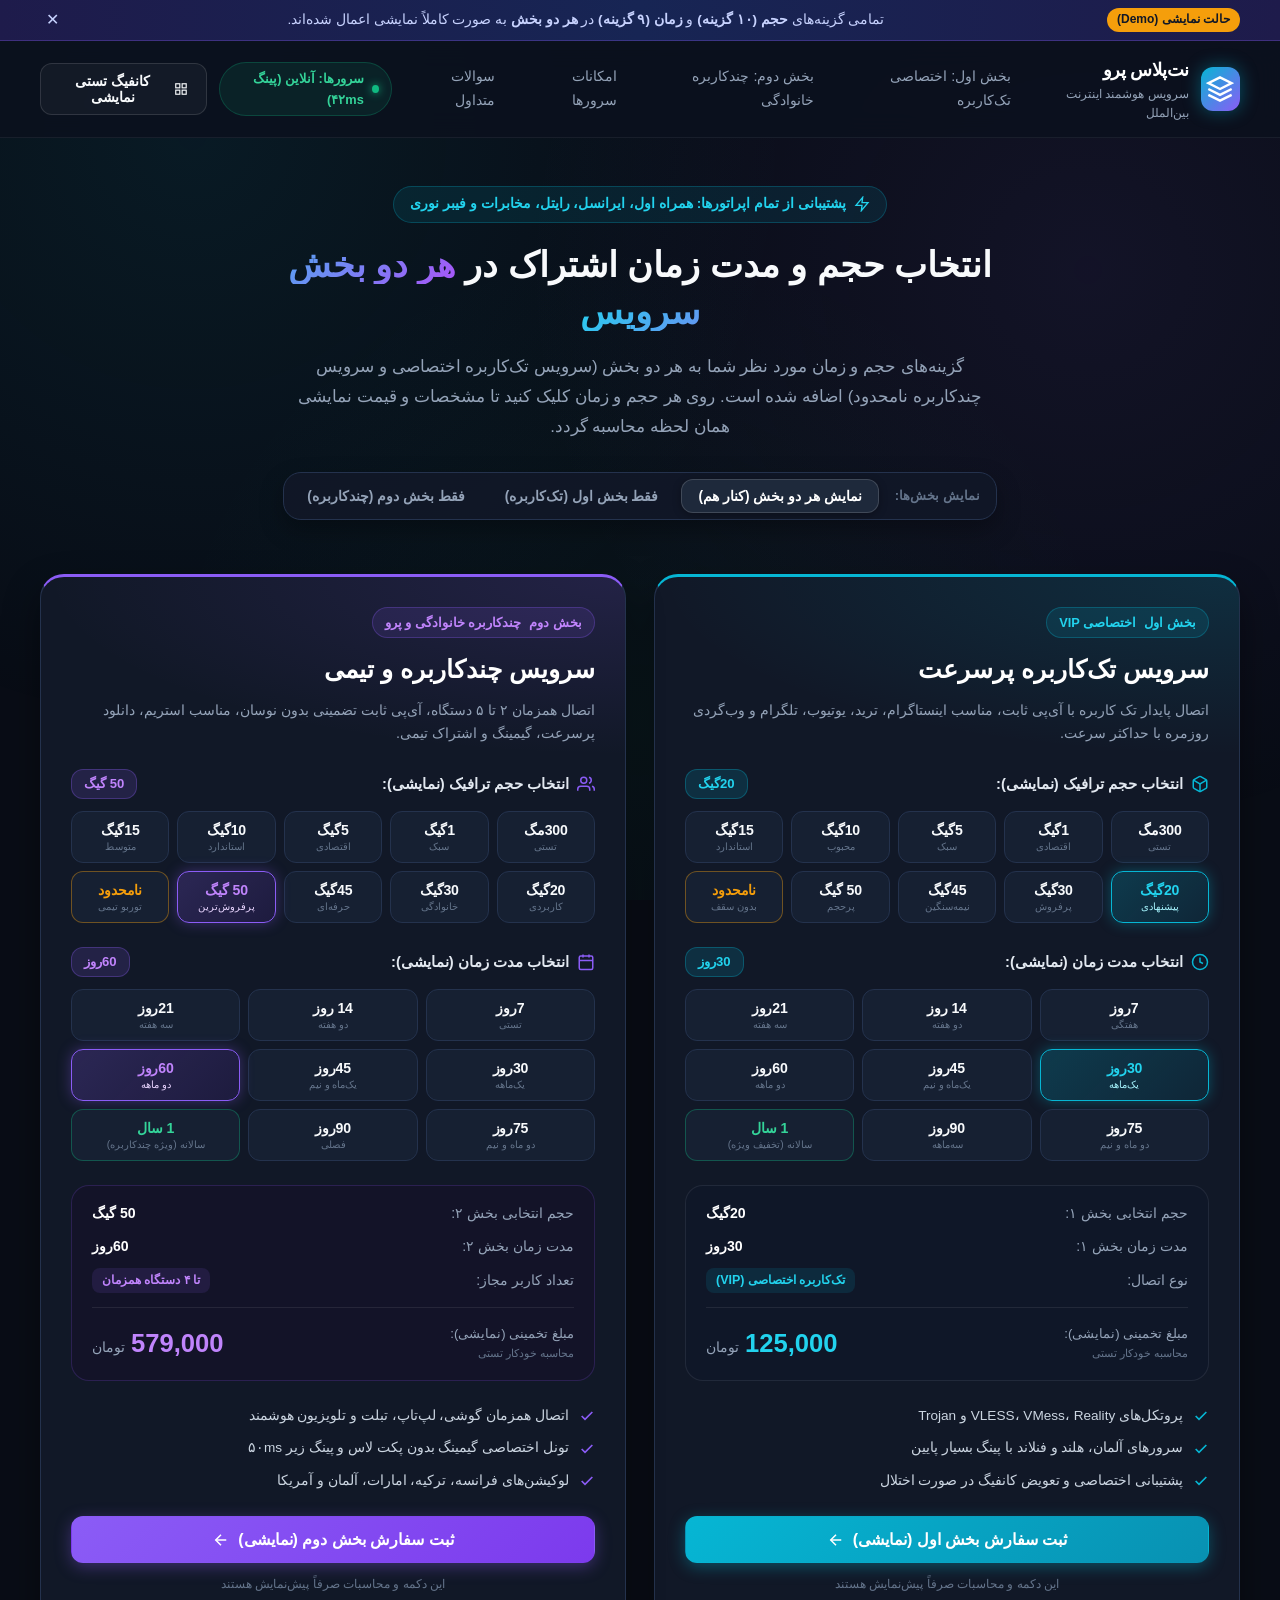
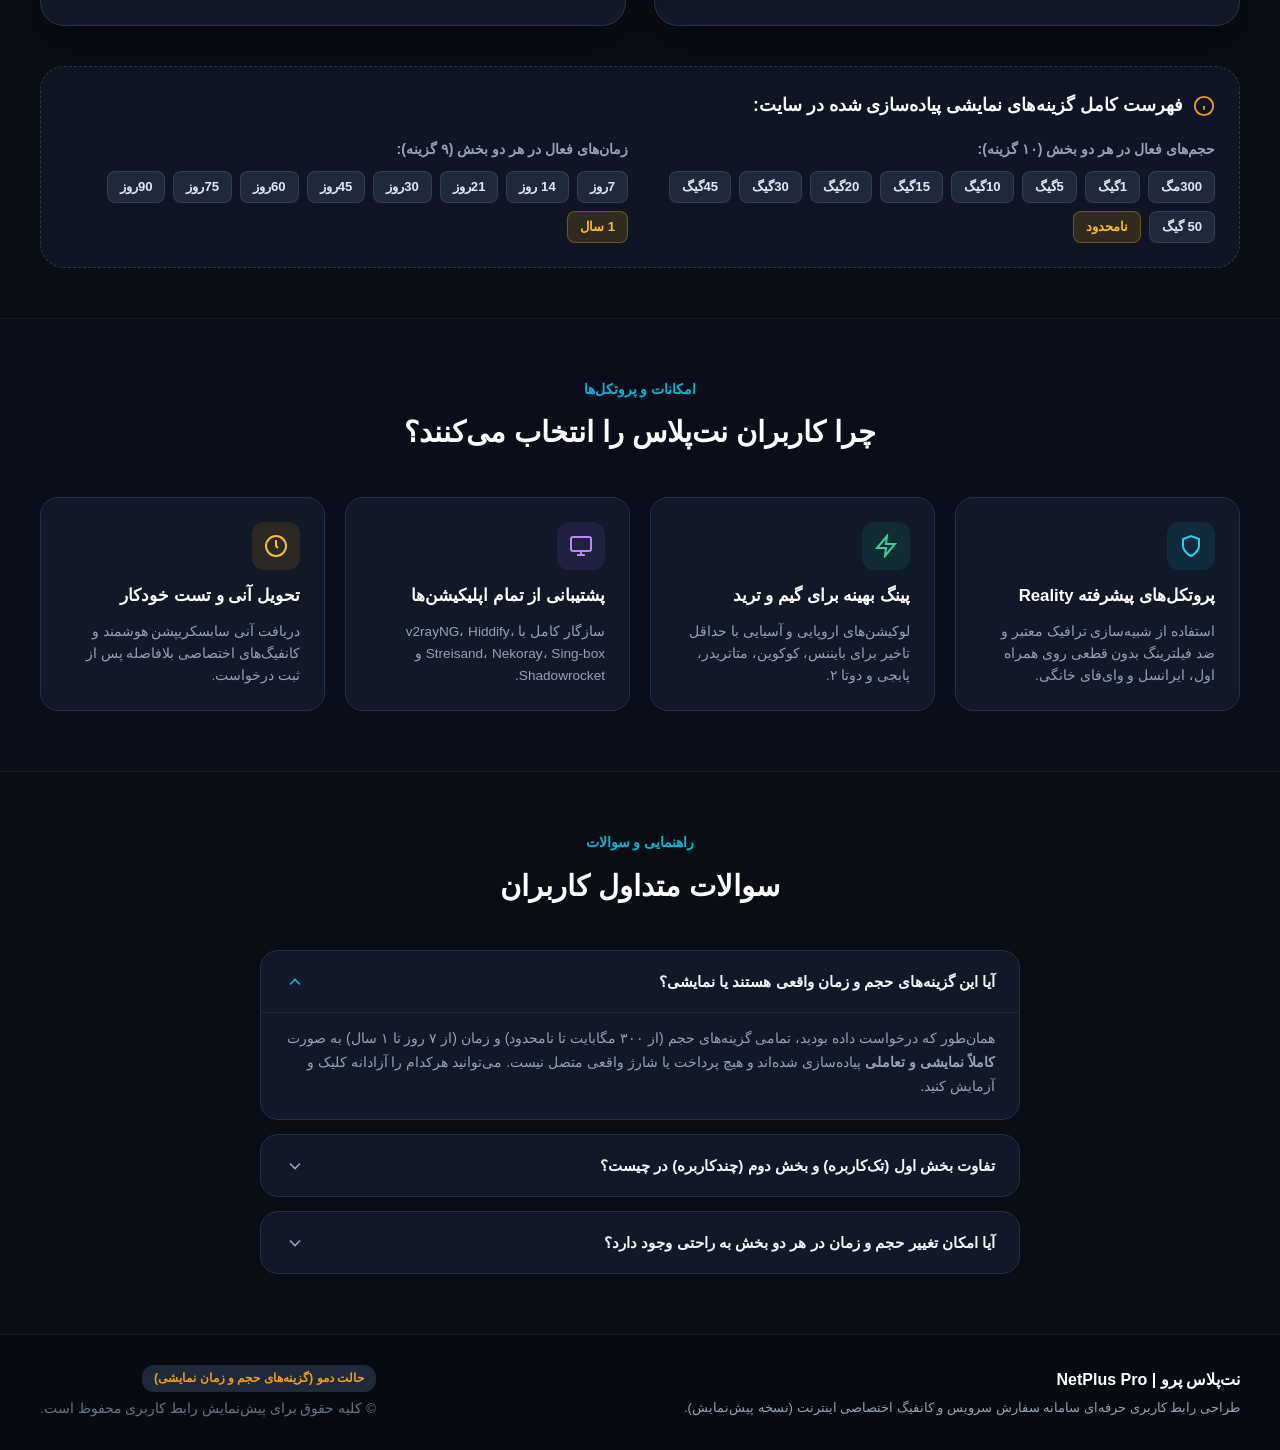
<file: index.html>
<!DOCTYPE html>
<html lang="fa" dir="rtl">
<head>
  <meta charset="UTF-8">
  <meta name="viewport" content="width=device-width, initial-scale=1.0">
  <title>سامانه اشتراک و کانفیگ اختصاصی اینترنت | نت‌پلاس</title>
  <link rel="stylesheet" href="style.css">
</head>
<body>

  <!-- Notice Banner for Demo Mode -->
  <div class="demo-top-bar">
    <div class="container demo-bar-content">
      <span class="demo-badge">حالت نمایشی (Demo)</span>
      <span class="demo-text">
        تمامی گزینه‌های <strong>حجم (۱۰ گزینه)</strong> و <strong>زمان (۹ گزینه)</strong> در <strong>هر دو بخش</strong> به صورت کاملاً نمایشی اعمال شده‌اند.
      </span>
      <button class="demo-close-btn" onclick="this.parentElement.parentElement.style.display='none'">✕</button>
    </div>
  </div>

  <!-- Header -->
  <header class="site-header">
    <div class="container header-container">
      <div class="logo-area">
        <div class="logo-icon">
          <svg viewBox="0 0 24 24" width="28" height="28" fill="none" stroke="currentColor" stroke-width="2">
            <path d="M12 2L2 7l10 5 10-5-10-5zM2 17l10 5 10-5M2 12l10 5 10-5"/>
          </svg>
        </div>
        <div class="logo-text">
          <span class="brand-title">نت‌پلاس پرو</span>
          <span class="brand-subtitle">سرویس هوشمند اینترنت بین‌الملل</span>
        </div>
      </div>

      <nav class="nav-links">
        <a href="#section-vip" class="nav-link">بخش اول: اختصاصی تک‌کاربره</a>
        <a href="#section-multi" class="nav-link">بخش دوم: چندکاربره خانوادگی</a>
        <a href="#features" class="nav-link">امکانات سرورها</a>
        <a href="#faq" class="nav-link">سوالات متداول</a>
      </nav>

      <div class="header-actions">
        <div class="server-status-pill">
          <span class="status-dot"></span>
          <span>سرورها: آنلاین (پینگ ۴۲ms)</span>
        </div>
        <button class="btn btn-outline" onclick="openTestConfigModal()">
          <svg viewBox="0 0 24 24" width="16" height="16" fill="none" stroke="currentColor" stroke-width="2">
            <rect x="3" y="3" width="7" height="7"/>
            <rect x="14" y="3" width="7" height="7"/>
            <rect x="14" y="14" width="7" height="7"/>
            <rect x="3" y="14" width="7" height="7"/>
          </svg>
          کانفیگ تستی نمایشی
        </button>
      </div>
    </div>
  </header>

  <!-- Hero Section -->
  <section class="hero-section">
    <div class="container hero-container">
      <div class="hero-badge">
        <svg viewBox="0 0 24 24" width="16" height="16" fill="none" stroke="currentColor" stroke-width="2">
          <polygon points="13 2 3 14 12 14 11 22 21 10 12 10 13 2"/>
        </svg>
        پشتیبانی از تمام اپراتورها: همراه اول، ایرانسل، رایتل، مخابرات و فیبر نوری
      </div>
      <h1 class="hero-title">انتخاب حجم و مدت زمان اشتراک در <span class="gradient-text">هر دو بخش سرویس</span></h1>
      <p class="hero-desc">
        گزینه‌های حجم و زمان مورد نظر شما به هر دو بخش (سرویس تک‌کاربره اختصاصی و سرویس چندکاربره نامحدود) اضافه شده است.
        روی هر حجم و زمان کلیک کنید تا مشخصات و قیمت نمایشی همان لحظه محاسبه گردد.
      </p>

      <!-- View Filter Toggle Buttons -->
      <div class="view-switcher">
        <span class="switcher-label">نمایش بخش‌ها:</span>
        <button class="switcher-btn active" id="btn-show-both" onclick="switchView('both')">
          نمایش هر دو بخش (کنار هم)
        </button>
        <button class="switcher-btn" id="btn-show-vip" onclick="switchView('vip')">
          فقط بخش اول (تک‌کاربره)
        </button>
        <button class="switcher-btn" id="btn-show-multi" onclick="switchView('multi')">
          فقط بخش دوم (چندکاربره)
        </button>
      </div>
    </div>
  </section>

  <!-- Main Pricing & Selection Container (TWO SECTIONS) -->
  <main class="pricing-wrapper" id="pricing-wrapper">
    <div class="container">

      <div class="sections-grid" id="sections-grid">

        <!-- ============================================== -->
        <!-- SECTION 1: بخش اول - سرویس تک‌کاربره اختصاصی -->
        <!-- ============================================== -->
        <section class="service-card section-vip" id="section-vip">
          <div class="card-glow-bg"></div>
          
          <div class="card-header">
            <div class="section-tag section-tag-vip">
              <span class="tag-number">بخش اول</span>
              <span class="tag-badge">اختصاصی VIP</span>
            </div>
            <h2 class="card-title">سرویس تک‌کاربره پرسرعت</h2>
            <p class="card-subtitle">
              اتصال پایدار تک کاربره با آی‌پی ثابت، مناسب اینستاگرام، ترید، یوتیوب، تلگرام و وب‌گردی روزمره با حداکثر سرعت.
            </p>
          </div>

          <div class="card-body">

            <!-- 1. Volume Selection Section 1 -->
            <div class="selector-group">
              <div class="selector-header">
                <div class="selector-title">
                  <svg viewBox="0 0 24 24" width="18" height="18" fill="none" stroke="currentColor" stroke-width="2">
                    <path d="M21 16V8a2 2 0 0 0-1-1.73l-7-4a2 2 0 0 0-2 0l-7 4A2 2 0 0 0 3 8v8a2 2 0 0 0 1 1.73l7 4a2 2 0 0 0 2 0l7-4A2 2 0 0 0 21 16z"/>
                    <polyline points="3.27 6.96 12 12.01 20.73 6.96"/>
                    <line x1="12" y1="22.08" x2="12" y2="12"/>
                  </svg>
                  <span>انتخاب حجم ترافیک (نمایشی):</span>
                </div>
                <span class="selected-badge" id="vip-volume-display">۲۰ گیگابایت</span>
              </div>

              <div class="chips-grid" id="vip-volume-chips">
                <!-- 10 Volume Options requested by user -->
                <button type="button" class="chip-btn" data-value="300مگ" data-bytes="300MB" onclick="selectVolume('vip', '300مگ')">
                  <span class="chip-label">300مگ</span>
                  <span class="chip-sub">تستی</span>
                </button>
                <button type="button" class="chip-btn" data-value="1گیگ" data-bytes="1GB" onclick="selectVolume('vip', '1گیگ')">
                  <span class="chip-label">1گیگ</span>
                  <span class="chip-sub">اقتصادی</span>
                </button>
                <button type="button" class="chip-btn" data-value="5گیگ" data-bytes="5GB" onclick="selectVolume('vip', '5گیگ')">
                  <span class="chip-label">5گیگ</span>
                  <span class="chip-sub">سبک</span>
                </button>
                <button type="button" class="chip-btn" data-value="10گیگ" data-bytes="10GB" onclick="selectVolume('vip', '10گیگ')">
                  <span class="chip-label">10گیگ</span>
                  <span class="chip-sub">محبوب</span>
                </button>
                <button type="button" class="chip-btn" data-value="15گیگ" data-bytes="15GB" onclick="selectVolume('vip', '15گیگ')">
                  <span class="chip-label">15گیگ</span>
                  <span class="chip-sub">استاندارد</span>
                </button>
                <button type="button" class="chip-btn active" data-value="20گیگ" data-bytes="20GB" onclick="selectVolume('vip', '20گیگ')">
                  <span class="chip-label">20گیگ</span>
                  <span class="chip-sub">پیشنهادی</span>
                </button>
                <button type="button" class="chip-btn" data-value="30گیگ" data-bytes="30GB" onclick="selectVolume('vip', '30گیگ')">
                  <span class="chip-label">30گیگ</span>
                  <span class="chip-sub">پرفروش</span>
                </button>
                <button type="button" class="chip-btn" data-value="45گیگ" data-bytes="45GB" onclick="selectVolume('vip', '45گیگ')">
                  <span class="chip-label">45گیگ</span>
                  <span class="chip-sub">نیمه‌سنگین</span>
                </button>
                <button type="button" class="chip-btn" data-value="50 گیگ" data-bytes="50GB" onclick="selectVolume('vip', '50 گیگ')">
                  <span class="chip-label">50 گیگ</span>
                  <span class="chip-sub">پرحجم</span>
                </button>
                <button type="button" class="chip-btn special-chip" data-value="نامحدود" data-bytes="Unlimited" onclick="selectVolume('vip', 'نامحدود')">
                  <span class="chip-label">نامحدود</span>
                  <span class="chip-sub">بدون سقف</span>
                </button>
              </div>
            </div>

            <!-- 2. Time Selection Section 1 -->
            <div class="selector-group">
              <div class="selector-header">
                <div class="selector-title">
                  <svg viewBox="0 0 24 24" width="18" height="18" fill="none" stroke="currentColor" stroke-width="2">
                    <circle cx="12" cy="12" r="10"/>
                    <polyline points="12 6 12 12 16 14"/>
                  </svg>
                  <span>انتخاب مدت زمان (نمایشی):</span>
                </div>
                <span class="selected-badge" id="vip-time-display">۳۰ روزه</span>
              </div>

              <div class="chips-grid time-chips" id="vip-time-chips">
                <!-- 9 Time Options requested by user -->
                <button type="button" class="chip-btn" data-value="7روز" onclick="selectTime('vip', '7روز')">
                  <span class="chip-label">7روز</span>
                  <span class="chip-sub">هفتگی</span>
                </button>
                <button type="button" class="chip-btn" data-value="14 روز" onclick="selectTime('vip', '14 روز')">
                  <span class="chip-label">14 روز</span>
                  <span class="chip-sub">دو هفته</span>
                </button>
                <button type="button" class="chip-btn" data-value="21روز" onclick="selectTime('vip', '21روز')">
                  <span class="chip-label">21روز</span>
                  <span class="chip-sub">سه هفته</span>
                </button>
                <button type="button" class="chip-btn active" data-value="30روز" onclick="selectTime('vip', '30روز')">
                  <span class="chip-label">30روز</span>
                  <span class="chip-sub">یک‌ماهه</span>
                </button>
                <button type="button" class="chip-btn" data-value="45روز" onclick="selectTime('vip', '45روز')">
                  <span class="chip-label">45روز</span>
                  <span class="chip-sub">یک‌ماه و نیم</span>
                </button>
                <button type="button" class="chip-btn" data-value="60روز" onclick="selectTime('vip', '60روز')">
                  <span class="chip-label">60روز</span>
                  <span class="chip-sub">دو ماهه</span>
                </button>
                <button type="button" class="chip-btn" data-value="75روز" onclick="selectTime('vip', '75روز')">
                  <span class="chip-label">75روز</span>
                  <span class="chip-sub">دو ماه و نیم</span>
                </button>
                <button type="button" class="chip-btn" data-value="90روز" onclick="selectTime('vip', '90روز')">
                  <span class="chip-label">90روز</span>
                  <span class="chip-sub">سه‌ماهه</span>
                </button>
                <button type="button" class="chip-btn special-time-chip" data-value="1 سال" onclick="selectTime('vip', '1 سال')">
                  <span class="chip-label">1 سال</span>
                  <span class="chip-sub">سالانه (تخفیف ویژه)</span>
                </button>
              </div>
            </div>

            <!-- Summary & Calculated Price for Section 1 -->
            <div class="plan-summary-box">
              <div class="summary-row">
                <span class="summary-label">حجم انتخابی بخش ۱:</span>
                <strong class="summary-value" id="vip-sum-vol">20گیگ</strong>
              </div>
              <div class="summary-row">
                <span class="summary-label">مدت زمان بخش ۱:</span>
                <strong class="summary-value" id="vip-sum-time">30روز</strong>
              </div>
              <div class="summary-row">
                <span class="summary-label">نوع اتصال:</span>
                <span class="summary-val-badge">تک‌کاربره اختصاصی (VIP)</span>
              </div>
              <div class="summary-divider"></div>
              <div class="price-row">
                <div class="price-meta">
                  <span class="price-tag-title">مبلغ تخمینی (نمایشی):</span>
                  <span class="price-notice">محاسبه خودکار تستی</span>
                </div>
                <div class="price-amount">
                  <span class="price-number" id="vip-calc-price">125,000</span>
                  <span class="price-currency">تومان</span>
                </div>
              </div>
            </div>

            <!-- Features List -->
            <ul class="plan-features-list">
              <li>
                <svg class="check-icon" viewBox="0 0 24 24" width="16" height="16" fill="none" stroke="currentColor" stroke-width="2.5"><polyline points="20 6 9 17 4 12"/></svg>
                <span>پروتکل‌های VLESS، VMess، Reality و Trojan</span>
              </li>
              <li>
                <svg class="check-icon" viewBox="0 0 24 24" width="16" height="16" fill="none" stroke="currentColor" stroke-width="2.5"><polyline points="20 6 9 17 4 12"/></svg>
                <span>سرورهای آلمان، هلند و فنلاند با پینگ بسیار پایین</span>
              </li>
              <li>
                <svg class="check-icon" viewBox="0 0 24 24" width="16" height="16" fill="none" stroke="currentColor" stroke-width="2.5"><polyline points="20 6 9 17 4 12"/></svg>
                <span>پشتیبانی اختصاصی و تعویض کانفیگ در صورت اختلال</span>
              </li>
            </ul>

            <!-- Order Button Section 1 -->
            <button class="btn btn-primary btn-block" onclick="openOrderModal('بخش اول: سرویس تک‌کاربره VIP', 'vip')">
              <span>ثبت سفارش بخش اول (نمایشی)</span>
              <svg viewBox="0 0 24 24" width="18" height="18" fill="none" stroke="currentColor" stroke-width="2">
                <line x1="19" y1="12" x2="5" y2="12"></line>
                <polyline points="12 19 5 12 12 5"></polyline>
              </svg>
            </button>
            <div class="demo-tagline">این دکمه و محاسبات صرفاً پیش‌نمایش هستند</div>

          </div>
        </section>


        <!-- ============================================== -->
        <!-- SECTION 2: بخش دوم - سرویس چندکاربره و تمدید -->
        <!-- ============================================== -->
        <section class="service-card section-multi" id="section-multi">
          <div class="card-glow-bg multi-glow"></div>
          
          <div class="card-header">
            <div class="section-tag section-tag-multi">
              <span class="tag-number">بخش دوم</span>
              <span class="tag-badge">چندکاربره خانوادگی و پرو</span>
            </div>
            <h2 class="card-title">سرویس چندکاربره و تیمی</h2>
            <p class="card-subtitle">
              اتصال همزمان ۲ تا ۵ دستگاه، آی‌پی ثابت تضمینی بدون نوسان، مناسب استریم، دانلود پرسرعت، گیمینگ و اشتراک تیمی.
            </p>
          </div>

          <div class="card-body">

            <!-- 1. Volume Selection Section 2 -->
            <div class="selector-group">
              <div class="selector-header">
                <div class="selector-title">
                  <svg viewBox="0 0 24 24" width="18" height="18" fill="none" stroke="currentColor" stroke-width="2">
                    <path d="M17 21v-2a4 4 0 0 0-4-4H5a4 4 0 0 0-4 4v2"></path>
                    <circle cx="9" cy="7" r="4"></circle>
                    <path d="M23 21v-2a4 4 0 0 0-3-3.87"></path>
                    <path d="M16 3.13a4 4 0 0 1 0 7.75"></path>
                  </svg>
                  <span>انتخاب حجم ترافیک (نمایشی):</span>
                </div>
                <span class="selected-badge multi-badge" id="multi-volume-display">۵۰ گیگ</span>
              </div>

              <div class="chips-grid" id="multi-volume-chips">
                <!-- Exactly the 10 Volume Options requested by user -->
                <button type="button" class="chip-btn" data-value="300مگ" data-bytes="300MB" onclick="selectVolume('multi', '300مگ')">
                  <span class="chip-label">300مگ</span>
                  <span class="chip-sub">تستی</span>
                </button>
                <button type="button" class="chip-btn" data-value="1گیگ" data-bytes="1GB" onclick="selectVolume('multi', '1گیگ')">
                  <span class="chip-label">1گیگ</span>
                  <span class="chip-sub">سبک</span>
                </button>
                <button type="button" class="chip-btn" data-value="5گیگ" data-bytes="5GB" onclick="selectVolume('multi', '5گیگ')">
                  <span class="chip-label">5گیگ</span>
                  <span class="chip-sub">اقتصادی</span>
                </button>
                <button type="button" class="chip-btn" data-value="10گیگ" data-bytes="10GB" onclick="selectVolume('multi', '10گیگ')">
                  <span class="chip-label">10گیگ</span>
                  <span class="chip-sub">استاندارد</span>
                </button>
                <button type="button" class="chip-btn" data-value="15گیگ" data-bytes="15GB" onclick="selectVolume('multi', '15گیگ')">
                  <span class="chip-label">15گیگ</span>
                  <span class="chip-sub">متوسط</span>
                </button>
                <button type="button" class="chip-btn" data-value="20گیگ" data-bytes="20GB" onclick="selectVolume('multi', '20گیگ')">
                  <span class="chip-label">20گیگ</span>
                  <span class="chip-sub">کاربردی</span>
                </button>
                <button type="button" class="chip-btn" data-value="30گیگ" data-bytes="30GB" onclick="selectVolume('multi', '30گیگ')">
                  <span class="chip-label">30گیگ</span>
                  <span class="chip-sub">خانوادگی</span>
                </button>
                <button type="button" class="chip-btn" data-value="45گیگ" data-bytes="45GB" onclick="selectVolume('multi', '45گیگ')">
                  <span class="chip-label">45گیگ</span>
                  <span class="chip-sub">حرفه‌ای</span>
                </button>
                <button type="button" class="chip-btn active" data-value="50 گیگ" data-bytes="50GB" onclick="selectVolume('multi', '50 گیگ')">
                  <span class="chip-label">50 گیگ</span>
                  <span class="chip-sub">پرفروش‌ترین</span>
                </button>
                <button type="button" class="chip-btn special-chip multi-special" data-value="نامحدود" data-bytes="Unlimited" onclick="selectVolume('multi', 'نامحدود')">
                  <span class="chip-label">نامحدود</span>
                  <span class="chip-sub">توربو تیمی</span>
                </button>
              </div>
            </div>

            <!-- 2. Time Selection Section 2 -->
            <div class="selector-group">
              <div class="selector-header">
                <div class="selector-title">
                  <svg viewBox="0 0 24 24" width="18" height="18" fill="none" stroke="currentColor" stroke-width="2">
                    <rect x="3" y="4" width="18" height="18" rx="2" ry="2"></rect>
                    <line x1="16" y1="2" x2="16" y2="6"></line>
                    <line x1="8" y1="2" x2="8" y2="6"></line>
                    <line x1="3" y1="10" x2="21" y2="10"></line>
                  </svg>
                  <span>انتخاب مدت زمان (نمایشی):</span>
                </div>
                <span class="selected-badge multi-badge" id="multi-time-display">۶۰ روزه</span>
              </div>

              <div class="chips-grid time-chips" id="multi-time-chips">
                <!-- Exactly the 9 Time Options requested by user -->
                <button type="button" class="chip-btn" data-value="7روز" onclick="selectTime('multi', '7روز')">
                  <span class="chip-label">7روز</span>
                  <span class="chip-sub">تستی</span>
                </button>
                <button type="button" class="chip-btn" data-value="14 روز" onclick="selectTime('multi', '14 روز')">
                  <span class="chip-label">14 روز</span>
                  <span class="chip-sub">دو هفته</span>
                </button>
                <button type="button" class="chip-btn" data-value="21روز" onclick="selectTime('multi', '21روز')">
                  <span class="chip-label">21روز</span>
                  <span class="chip-sub">سه هفته</span>
                </button>
                <button type="button" class="chip-btn" data-value="30روز" onclick="selectTime('multi', '30روز')">
                  <span class="chip-label">30روز</span>
                  <span class="chip-sub">یک‌ماهه</span>
                </button>
                <button type="button" class="chip-btn" data-value="45روز" onclick="selectTime('multi', '45روز')">
                  <span class="chip-label">45روز</span>
                  <span class="chip-sub">یک‌ماه و نیم</span>
                </button>
                <button type="button" class="chip-btn active" data-value="60روز" onclick="selectTime('multi', '60روز')">
                  <span class="chip-label">60روز</span>
                  <span class="chip-sub">دو ماهه</span>
                </button>
                <button type="button" class="chip-btn" data-value="75روز" onclick="selectTime('multi', '75روز')">
                  <span class="chip-label">75روز</span>
                  <span class="chip-sub">دو ماه و نیم</span>
                </button>
                <button type="button" class="chip-btn" data-value="90روز" onclick="selectTime('multi', '90روز')">
                  <span class="chip-label">90روز</span>
                  <span class="chip-sub">فصلی</span>
                </button>
                <button type="button" class="chip-btn special-time-chip multi-special" data-value="1 سال" onclick="selectTime('multi', '1 سال')">
                  <span class="chip-label">1 سال</span>
                  <span class="chip-sub">سالانه (ویژه چندکاربره)</span>
                </button>
              </div>
            </div>

            <!-- Summary & Calculated Price for Section 2 -->
            <div class="plan-summary-box multi-summary-box">
              <div class="summary-row">
                <span class="summary-label">حجم انتخابی بخش ۲:</span>
                <strong class="summary-value" id="multi-sum-vol">50 گیگ</strong>
              </div>
              <div class="summary-row">
                <span class="summary-label">مدت زمان بخش ۲:</span>
                <strong class="summary-value" id="multi-sum-time">60روز</strong>
              </div>
              <div class="summary-row">
                <span class="summary-label">تعداد کاربر مجاز:</span>
                <span class="summary-val-badge multi-val-badge">تا ۴ دستگاه همزمان</span>
              </div>
              <div class="summary-divider"></div>
              <div class="price-row">
                <div class="price-meta">
                  <span class="price-tag-title">مبلغ تخمینی (نمایشی):</span>
                  <span class="price-notice">محاسبه خودکار تستی</span>
                </div>
                <div class="price-amount">
                  <span class="price-number multi-price-number" id="multi-calc-price">340,000</span>
                  <span class="price-currency">تومان</span>
                </div>
              </div>
            </div>

            <!-- Features List -->
            <ul class="plan-features-list">
              <li>
                <svg class="check-icon multi-check" viewBox="0 0 24 24" width="16" height="16" fill="none" stroke="currentColor" stroke-width="2.5"><polyline points="20 6 9 17 4 12"/></svg>
                <span>اتصال همزمان گوشی، لپ‌تاپ، تبلت و تلویزیون هوشمند</span>
              </li>
              <li>
                <svg class="check-icon multi-check" viewBox="0 0 24 24" width="16" height="16" fill="none" stroke="currentColor" stroke-width="2.5"><polyline points="20 6 9 17 4 12"/></svg>
                <span>تونل اختصاصی گیمینگ بدون پکت لاس و پینگ زیر ۵۰ms</span>
              </li>
              <li>
                <svg class="check-icon multi-check" viewBox="0 0 24 24" width="16" height="16" fill="none" stroke="currentColor" stroke-width="2.5"><polyline points="20 6 9 17 4 12"/></svg>
                <span>لوکیشن‌های فرانسه، ترکیه، امارات، آلمان و آمریکا</span>
              </li>
            </ul>

            <!-- Order Button Section 2 -->
            <button class="btn btn-multi btn-block" onclick="openOrderModal('بخش دوم: سرویس چندکاربره و تیمی', 'multi')">
              <span>ثبت سفارش بخش دوم (نمایشی)</span>
              <svg viewBox="0 0 24 24" width="18" height="18" fill="none" stroke="currentColor" stroke-width="2">
                <line x1="19" y1="12" x2="5" y2="12"></line>
                <polyline points="12 19 5 12 12 5"></polyline>
              </svg>
            </button>
            <div class="demo-tagline">این دکمه و محاسبات صرفاً پیش‌نمایش هستند</div>

          </div>
        </section>

      </div>

      <!-- Quick Comparison / Reference Banner -->
      <div class="options-recap-card">
        <div class="recap-header">
          <svg viewBox="0 0 24 24" width="22" height="22" fill="none" stroke="currentColor" stroke-width="2">
            <circle cx="12" cy="12" r="10"></circle>
            <line x1="12" y1="16" x2="12" y2="12"></line>
            <line x1="12" y1="8" x2="12.01" y2="8"></line>
          </svg>
          <h3>فهرست کامل گزینه‌های نمایشی پیاده‌سازی شده در سایت:</h3>
        </div>
        <div class="recap-body">
          <div class="recap-col">
            <div class="recap-col-title">حجم‌های فعال در هر دو بخش (۱۰ گزینه):</div>
            <div class="recap-tags">
              <span class="recap-tag">300مگ</span>
              <span class="recap-tag">1گیگ</span>
              <span class="recap-tag">5گیگ</span>
              <span class="recap-tag">10گیگ</span>
              <span class="recap-tag">15گیگ</span>
              <span class="recap-tag">20گیگ</span>
              <span class="recap-tag">30گیگ</span>
              <span class="recap-tag">45گیگ</span>
              <span class="recap-tag">50 گیگ</span>
              <span class="recap-tag highlight-tag">نامحدود</span>
            </div>
          </div>
          <div class="recap-col">
            <div class="recap-col-title">زمان‌های فعال در هر دو بخش (۹ گزینه):</div>
            <div class="recap-tags">
              <span class="recap-tag">7روز</span>
              <span class="recap-tag">14 روز</span>
              <span class="recap-tag">21روز</span>
              <span class="recap-tag">30روز</span>
              <span class="recap-tag">45روز</span>
              <span class="recap-tag">60روز</span>
              <span class="recap-tag">75روز</span>
              <span class="recap-tag">90روز</span>
              <span class="recap-tag highlight-tag">1 سال</span>
            </div>
          </div>
        </div>
      </div>

    </div>
  </main>

  <!-- Features Section -->
  <section class="features-section" id="features">
    <div class="container">
      <div class="section-heading text-center">
        <span class="sub-heading">امکانات و پروتکل‌ها</span>
        <h2 class="main-heading">چرا کاربران نت‌پلاس را انتخاب می‌کنند؟</h2>
      </div>

      <div class="features-grid">
        <div class="feature-item">
          <div class="feature-icon icon-cyan">
            <svg viewBox="0 0 24 24" width="24" height="24" fill="none" stroke="currentColor" stroke-width="2">
              <path d="M12 22s8-4 8-10V5l-8-3-8 3v7c0 6 8 10 8 10z"/>
            </svg>
          </div>
          <h3>پروتکل‌های پیشرفته Reality</h3>
          <p>استفاده از شبیه‌سازی ترافیک معتبر و ضد فیلترینگ بدون قطعی روی همراه اول، ایرانسل و وای‌فای خانگی.</p>
        </div>

        <div class="feature-item">
          <div class="feature-icon icon-emerald">
            <svg viewBox="0 0 24 24" width="24" height="24" fill="none" stroke="currentColor" stroke-width="2">
              <polygon points="13 2 3 14 12 14 11 22 21 10 12 10 13 2"/>
            </svg>
          </div>
          <h3>پینگ بهینه برای گیم و ترید</h3>
          <p>لوکیشن‌های اروپایی و آسیایی با حداقل تاخیر برای بایننس، کوکوین، متاتریدر، پابجی و دوتا ۲.</p>
        </div>

        <div class="feature-item">
          <div class="feature-icon icon-purple">
            <svg viewBox="0 0 24 24" width="24" height="24" fill="none" stroke="currentColor" stroke-width="2">
              <rect x="2" y="3" width="20" height="14" rx="2" ry="2"/>
              <line x1="8" y1="21" x2="16" y2="21"/>
              <line x1="12" y1="17" x2="12" y2="21"/>
            </svg>
          </div>
          <h3>پشتیبانی از تمام اپلیکیشن‌ها</h3>
          <p>سازگار کامل با v2rayNG، Hiddify، Streisand، Nekoray، Sing-box و Shadowrocket.</p>
        </div>

        <div class="feature-item">
          <div class="feature-icon icon-amber">
            <svg viewBox="0 0 24 24" width="24" height="24" fill="none" stroke="currentColor" stroke-width="2">
              <circle cx="12" cy="12" r="10"/>
              <polyline points="12 6 12 12 14 14"/>
            </svg>
          </div>
          <h3>تحویل آنی و تست خودکار</h3>
          <p>دریافت آنی سابسکریپشن هوشمند و کانفیگ‌های اختصاصی بلافاصله پس از ثبت درخواست.</p>
        </div>
      </div>
    </div>
  </section>

  <!-- FAQ Section -->
  <section class="faq-section" id="faq">
    <div class="container faq-container">
      <div class="section-heading text-center">
        <span class="sub-heading">راهنمایی و سوالات</span>
        <h2 class="main-heading">سوالات متداول کاربران</h2>
      </div>

      <div class="faq-accordion">
        <div class="faq-card open">
          <div class="faq-question" onclick="toggleFaq(this)">
            <span>آیا این گزینه‌های حجم و زمان واقعی هستند یا نمایشی؟</span>
            <svg class="chevron" viewBox="0 0 24 24" width="20" height="20" fill="none" stroke="currentColor" stroke-width="2"><polyline points="6 9 12 15 18 9"/></svg>
          </div>
          <div class="faq-answer">
            <p>
              همان‌طور که درخواست داده بودید، تمامی گزینه‌های حجم (از ۳۰۰ مگابایت تا نامحدود) و زمان (از ۷ روز تا ۱ سال) به صورت <strong>کاملاً نمایشی و تعاملی</strong> پیاده‌سازی شده‌اند و هیچ پرداخت یا شارژ واقعی متصل نیست. می‌توانید هرکدام را آزادانه کلیک و آزمایش کنید.
            </p>
          </div>
        </div>

        <div class="faq-card">
          <div class="faq-question" onclick="toggleFaq(this)">
            <span>تفاوت بخش اول (تک‌کاربره) و بخش دوم (چندکاربره) در چیست؟</span>
            <svg class="chevron" viewBox="0 0 24 24" width="20" height="20" fill="none" stroke="currentColor" stroke-width="2"><polyline points="6 9 12 15 18 9"/></svg>
          </div>
          <div class="faq-answer">
            <p>
              بخش اول برای استفاده یک دستگاه طراحی شده و روی سرعت و پینگ فردی تمرکز دارد. بخش دوم امکان اتصال همزمان چندین دستگاه (گوشی، لپ‌تاپ، تبلت خانواده) را بدون افت کیفیت فراهم می‌سازد.
            </p>
          </div>
        </div>

        <div class="faq-card">
          <div class="faq-question" onclick="toggleFaq(this)">
            <span>آیا امکان تغییر حجم و زمان در هر دو بخش به راحتی وجود دارد؟</span>
            <svg class="chevron" viewBox="0 0 24 24" width="20" height="20" fill="none" stroke="currentColor" stroke-width="2"><polyline points="6 9 12 15 18 9"/></svg>
          </div>
          <div class="faq-answer">
            <p>
              بله! در هر دو کارت به صورت مستقل می‌توانید روی هر یک از دکمه‌های حجم و زمان کلیک کنید تا مقادیر انتخابی و قیمت تخمینی به شکل زنده به‌روزرسانی شوند.
            </p>
          </div>
        </div>
      </div>
    </div>
  </section>

  <!-- Footer -->
  <footer class="site-footer">
    <div class="container footer-content">
      <div class="footer-left">
        <div class="footer-brand">نت‌پلاس پرو | NetPlus Pro</div>
        <p class="footer-desc">طراحی رابط کاربری حرفه‌ای سامانه سفارش سرویس و کانفیگ اختصاصی اینترنت (نسخه پیش‌نمایش).</p>
      </div>
      <div class="footer-right">
        <div class="demo-tag-footer">حالت دمو (گزینه‌های حجم و زمان نمایشی)</div>
        <p class="copyright">© کلیه حقوق برای پیش‌نمایش رابط کاربری محفوظ است.</p>
      </div>
    </div>
  </footer>

  <!-- Modal: Preview Order / Sample Config -->
  <div class="modal-overlay" id="orderModal" onclick="closeOrderModal(event)">
    <div class="modal-card" onclick="event.stopPropagation()">
      <div class="modal-header">
        <div class="modal-title-wrap">
          <span class="modal-badge-demo">پیش‌فاکتور نمایشی</span>
          <h3 class="modal-title" id="modalSectionName">سفارش سرویس</h3>
        </div>
        <button class="modal-close" onclick="closeOrderModalDirect()">✕</button>
      </div>

      <div class="modal-body">
        <div class="modal-alert">
          <svg viewBox="0 0 24 24" width="20" height="20" fill="none" stroke="currentColor" stroke-width="2">
            <circle cx="12" cy="12" r="10"></circle>
            <line x1="12" y1="16" x2="12" y2="12"></line>
            <line x1="12" y1="8" x2="12.01" y2="8"></line>
          </svg>
          <span>این اطلاعات به صورت <strong>نمایشی</strong> تولید شده‌اند و خریدی ثبت نخواهد شد.</span>
        </div>

        <div class="modal-spec-grid">
          <div class="spec-card">
            <span class="spec-label">حجم انتخابی:</span>
            <span class="spec-value highlight-cyan" id="modalVolumeValue">20گیگ</span>
          </div>
          <div class="spec-card">
            <span class="spec-label">مدت زمان:</span>
            <span class="spec-value highlight-emerald" id="modalTimeValue">30روز</span>
          </div>
          <div class="spec-card">
            <span class="spec-label">مبلغ نمایشی:</span>
            <span class="spec-value highlight-purple" id="modalPriceValue">۱۲۵,۰۰۰ تومان</span>
          </div>
          <div class="spec-card">
            <span class="spec-label">وضعیت:</span>
            <span class="spec-value status-ready">آماده تحویل دمو</span>
          </div>
        </div>

        <!-- Sample Config Output Box -->
        <div class="config-sample-box">
          <div class="config-sample-header">
            <span>کانفیگ نمونه نمایشی (VLESS Reality):</span>
            <button class="copy-btn" id="btnCopyConfig" onclick="copySampleConfig()">
              <svg viewBox="0 0 24 24" width="14" height="14" fill="none" stroke="currentColor" stroke-width="2">
                <rect x="9" y="9" width="13" height="13" rx="2" ry="2"/>
                <path d="M5 15H4a2 2 0 0 1-2-2V4a2 2 0 0 1 2-2h9a2 2 0 0 1 2 2v1"/>
              </svg>
              <span id="copyBtnText">کپی کانفیگ</span>
            </button>
          </div>
          <div class="config-code-text" id="sampleConfigText">
            vless://a1b2c3d4-e5f6-7890-abcd-ef1234567890@de-frankfurt.netplus-demo.net:443?security=reality&sni=speedtest.net&fp=chrome&pbk=DEMO_PUBLIC_KEY_PREVIEW_ONLY_NOT_REAL&type=grpc&serviceName=grpc-vless#NetPlus-VIP-Demo-Config
          </div>
        </div>

        <!-- QR Code Demo Representation -->
        <div class="qr-demo-area">
          <div class="qr-box">
            <!-- Sleek SVG QR Code Placeholder -->
            <svg viewBox="0 0 100 100" width="100" height="100" class="qr-svg">
              <rect x="0" y="0" width="100" height="100" fill="#0B132B"/>
              <!-- Position Finder Top-Left -->
              <rect x="10" y="10" width="24" height="24" fill="#22D3EE"/>
              <rect x="14" y="14" width="16" height="16" fill="#0B132B"/>
              <rect x="18" y="18" width="8" height="8" fill="#22D3EE"/>
              <!-- Position Finder Top-Right -->
              <rect x="66" y="10" width="24" height="24" fill="#22D3EE"/>
              <rect x="70" y="14" width="16" height="16" fill="#0B132B"/>
              <rect x="74" y="18" width="8" height="8" fill="#22D3EE"/>
              <!-- Position Finder Bottom-Left -->
              <rect x="10" y="66" width="24" height="24" fill="#22D3EE"/>
              <rect x="14" y="70" width="16" height="16" fill="#0B132B"/>
              <rect x="18" y="74" width="8" height="8" fill="#22D3EE"/>
              <!-- Matrix patterns -->
              <rect x="40" y="12" width="6" height="6" fill="#22D3EE"/>
              <rect x="52" y="12" width="6" height="6" fill="#22D3EE"/>
              <rect x="40" y="24" width="6" height="6" fill="#22D3EE"/>
              <rect x="46" y="32" width="8" height="8" fill="#22D3EE"/>
              <rect x="20" y="44" width="8" height="8" fill="#22D3EE"/>
              <rect x="36" y="44" width="6" height="6" fill="#22D3EE"/>
              <rect x="48" y="44" width="12" height="6" fill="#22D3EE"/>
              <rect x="68" y="44" width="8" height="8" fill="#22D3EE"/>
              <rect x="82" y="44" width="6" height="6" fill="#22D3EE"/>
              <rect x="40" y="58" width="10" height="8" fill="#22D3EE"/>
              <rect x="58" y="58" width="8" height="8" fill="#22D3EE"/>
              <rect x="72" y="58" width="12" height="6" fill="#22D3EE"/>
              <rect x="42" y="72" width="8" height="8" fill="#22D3EE"/>
              <rect x="56" y="72" width="6" height="12" fill="#22D3EE"/>
              <rect x="72" y="72" width="8" height="8" fill="#22D3EE"/>
              <rect x="84" y="72" width="6" height="12" fill="#22D3EE"/>
            </svg>
          </div>
          <div class="qr-info">
            <div class="qr-title">اسکن با دوربین یا نرم‌افزار</div>
            <p class="qr-desc">
              این بارکد شبیه‌سازی شده است. در برنامه‌های v2rayNG، Hiddify، Streisand و Nekoray با اسکن بارکد، کانفیگ اضافه می‌شود.
            </p>
          </div>
        </div>
      </div>

      <div class="modal-footer">
        <button class="btn btn-outline" onclick="closeOrderModalDirect()">بستن پنجره</button>
        <button class="btn btn-primary" onclick="showToast('این گزینه صرفاً نمایشی است.')">تایید و ادامه (نمایشی)</button>
      </div>
    </div>
  </div>

  <!-- Toast Notification -->
  <div class="toast-box" id="toastBox">
    <span id="toastMsg">عملیات با موفقیت انجام شد</span>
  </div>

  <script src="app.js"></script>
</body>
</html>
</file>
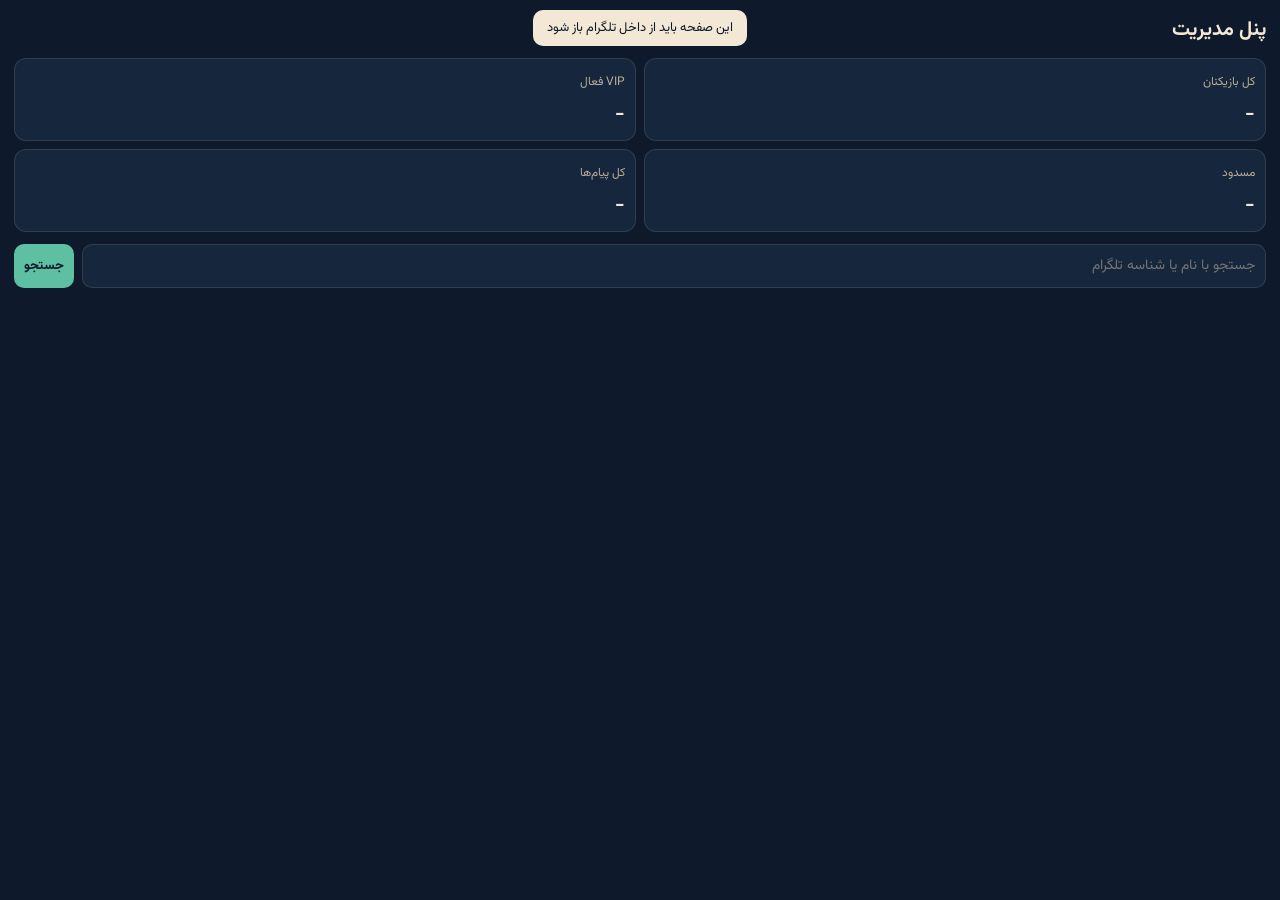
<file: admin.html>
<!DOCTYPE html>
<html lang="fa" dir="rtl">
<head>
<meta charset="UTF-8" />
<meta name="viewport" content="width=device-width, initial-scale=1" />
<title>پنل مدیریت شهرساز</title>
<script src="https://telegram.org/js/telegram-web-app.js"></script>
<link href="https://fonts.googleapis.com/css2?family=Vazirmatn:wght@400;700;900&display=swap" rel="stylesheet" />
<style>
  :root { --ink:#0e1a2b; --ink-2:#16263d; --sand:#f2e8d5; --dim:#b9ad97; --brick:#e0703a; --mint:#5fbfa3; --line:rgba(242,232,213,.12); }
  * { box-sizing: border-box; }
  body { margin:0; padding:14px; background:var(--ink); color:var(--sand); font-family:"Vazirmatn",system-ui,sans-serif; }
  h1 { font-size:20px; margin:0 0 12px; }
  .stats { display:grid; grid-template-columns:repeat(2,1fr); gap:8px; margin-bottom:12px; }
  .card { background:var(--ink-2); border:1px solid var(--line); border-radius:12px; padding:10px; }
  .card small { color:var(--dim); font-size:12px; }
  .card strong { display:block; font-size:20px; margin-top:4px; direction:ltr; text-align:right; }
  .search { display:flex; gap:8px; margin-bottom:10px; }
  input { flex:1; background:var(--ink-2); border:1px solid var(--line); color:var(--sand); border-radius:10px; padding:10px; font-family:inherit; font-size:14px; }
  button { border:0; border-radius:10px; padding:8px 10px; font-family:inherit; font-weight:700; background:var(--mint); color:var(--ink); cursor:pointer; font-size:13px; }
  button.danger { background:#c0392b; color:#fff; }
  button.warn { background:var(--brick); }
  .user { background:var(--ink-2); border:1px solid var(--line); border-radius:12px; padding:10px; margin-bottom:8px; }
  .user .head { display:flex; justify-content:space-between; gap:8px; }
  .user .meta { font-size:12px; color:var(--dim); margin:4px 0 8px; direction:ltr; text-align:right; }
  .actions { display:flex; flex-wrap:wrap; gap:6px; }
  .tag { font-size:11px; padding:2px 8px; border-radius:99px; background:var(--mint); color:var(--ink); }
  .tag.ban { background:#c0392b; color:#fff; }
  .toast { position:fixed; top:10px; left:50%; transform:translateX(-50%); background:var(--sand); color:var(--ink); padding:8px 14px; border-radius:10px; display:none; font-size:13px; }
</style>
</head>
<body>

<h1>پنل مدیریت</h1>

<div class="stats">
  <div class="card"><small>کل بازیکنان</small><strong id="sPlayers">-</strong></div>
  <div class="card"><small>VIP فعال</small><strong id="sVip">-</strong></div>
  <div class="card"><small>مسدود</small><strong id="sBanned">-</strong></div>
  <div class="card"><small>کل پیام‌ها</small><strong id="sMsgs">-</strong></div>
</div>

<div class="search">
  <input id="q" placeholder="جستجو با نام یا شناسه تلگرام" />
  <button id="searchBtn">جستجو</button>
</div>

<div id="users"></div>
<div class="toast" id="toast"></div>

<script>
// ===== تنظیمات: آدرس Worker خودت =====
const API_BASE = 'https://city-game-api.YOUR-SUBDOMAIN.workers.dev';

const tg = window.Telegram?.WebApp;
if (tg) { tg.ready(); tg.expand(); }
const initData = tg?.initData || '';
const $ = (id) => document.getElementById(id);

function toast(msg) {
  const t = $('toast'); t.textContent = msg; t.style.display = 'block';
  clearTimeout(toast._t); toast._t = setTimeout(() => (t.style.display = 'none'), 1800);
}

async function api(path, body) {
  const res = await fetch(API_BASE + path, {
    method: body ? 'POST' : 'GET',
    headers: { 'X-Init-Data': initData, ...(body ? { 'Content-Type': 'application/json' } : {}) },
    body: body ? JSON.stringify(body) : undefined,
  });
  const data = await res.json().catch(() => ({}));
  if (!res.ok) throw new Error(data.error || res.status);
  return data;
}

async function loadStats() {
  const s = await api('/api/admin/stats');
  $('sPlayers').textContent = s.players;
  $('sVip').textContent = s.vip;
  $('sBanned').textContent = s.banned;
  $('sMsgs').textContent = s.messages;
}

async function loadUsers() {
  const q = $('q').value.trim();
  const { users } = await api('/api/admin/users?q=' + encodeURIComponent(q));
  const box = $('users');
  box.innerHTML = '';
  for (const u of users) {
    const vipOn = u.vip_until > Date.now();
    const el = document.createElement('div');
    el.className = 'user';
    el.innerHTML = `
      <div class="head">
        <b>${escapeHtml(u.name)}</b>
        <span>
          ${vipOn ? '<span class="tag">VIP</span>' : ''}
          ${u.banned ? '<span class="tag ban">مسدود</span>' : ''}
        </span>
      </div>
      <div class="meta">id: ${u.id} | coins: ${Math.floor(u.coins)}</div>
      <div class="actions">
        <button data-act="coins">تنظیم سکه</button>
        <button data-act="vip" class="warn">افزودن روز VIP</button>
        <button data-act="unvip">لغو VIP</button>
        <button data-act="ban" class="${u.banned ? '' : 'danger'}">${u.banned ? 'رفع مسدودی' : 'مسدود کردن'}</button>
      </div>`;
    el.querySelectorAll('button').forEach((b) => (b.onclick = () => act(u, b.dataset.act)));
    box.appendChild(el);
  }
  if (!users.length) box.innerHTML = '<div class="card">کاربری پیدا نشد</div>';
}

async function act(u, what) {
  try {
    if (what === 'coins') {
      const v = prompt('مقدار جدید سکه:', Math.floor(u.coins));
      if (v === null) return;
      await api('/api/admin/user', { id: u.id, coins: Number(v) });
    } else if (what === 'vip') {
      const d = prompt('چند روز VIP اضافه شود؟', '30');
      if (d === null) return;
      await api('/api/admin/user', { id: u.id, vip_days: Number(d) });
    } else if (what === 'unvip') {
      await api('/api/admin/user', { id: u.id, vip_days: -1 });
    } else if (what === 'ban') {
      await api('/api/admin/user', { id: u.id, banned: !u.banned });
    }
    toast('ذخیره شد');
    loadUsers(); loadStats();
  } catch (err) { toast('خطا: ' + err.message); }
}

function escapeHtml(s) {
  return String(s).replace(/[&<>"']/g, (c) => ({ '&': '&amp;', '<': '&lt;', '>': '&gt;', '"': '&quot;', "'": '&#39;' }[c]));
}

$('searchBtn').onclick = loadUsers;
$('q').addEventListener('keydown', (e) => { if (e.key === 'Enter') loadUsers(); });

(async function init() {
  if (!initData) { toast('این صفحه باید از داخل تلگرام باز شود'); return; }
  try { await loadStats(); await loadUsers(); }
  catch (err) { toast(err.message === '403' || err.message === 'forbidden' ? 'دسترسی ادمین ندارید' : 'خطا در بارگذاری'); }
})();
</script>
</body>
</html>
</file>
<file: style.css>
/* ===================================================================
   NetPlus Pro - Modern RTL Stylesheet
   Dark Luxury Cyberpunk / Telecom Design
   =================================================================== */

:root {
  --bg-dark: #090d16;
  --bg-card: #111827;
  --bg-card-alt: #162032;
  --bg-card-hover: #1c273e;
  --border-card: #24324d;
  --border-card-hover: #384c73;

  --text-main: #f8fafc;
  --text-muted: #94a3b8;
  --text-dim: #64748b;

  /* Section 1 Accent: Electric Cyan & Emerald */
  --cyan-primary: #06b6d4;
  --cyan-glow: rgba(6, 182, 212, 0.25);
  --cyan-border: #0891b2;
  --emerald-primary: #10b981;

  /* Section 2 Accent: Indigo, Purple & Amber */
  --purple-primary: #8b5cf6;
  --purple-glow: rgba(139, 92, 246, 0.25);
  --purple-border: #7c3aed;
  --amber-primary: #f59e0b;

  --radius-sm: 8px;
  --radius-md: 12px;
  --radius-lg: 18px;
  --radius-xl: 24px;

  --transition-fast: 0.18s ease;
  --transition-smooth: 0.28s ease;
}

/* Reset & Basics */
*, *::before, *::after {
  box-sizing: border-box;
  margin: 0;
  padding: 0;
}

body {
  font-family: 'Vazirmatn', 'Shabnam', 'Yekan', 'Segoe UI', Tahoma, -apple-system, BlinkMacSystemFont, sans-serif;
  background-color: var(--bg-dark);
  color: var(--text-main);
  line-height: 1.65;
  direction: rtl;
  text-align: right;
  overflow-x: hidden;
  min-height: 100vh;
  position: relative;
}

/* Background subtle noise & grid */
body::before {
  content: '';
  position: fixed;
  top: 0;
  left: 0;
  right: 0;
  bottom: 0;
  background: 
    radial-gradient(circle at 15% 15%, rgba(6, 182, 212, 0.08) 0%, transparent 45%),
    radial-gradient(circle at 85% 30%, rgba(139, 92, 246, 0.08) 0%, transparent 45%),
    radial-gradient(circle at 50% 80%, rgba(16, 185, 129, 0.05) 0%, transparent 50%);
  pointer-events: none;
  z-index: -1;
}

.container {
  width: 100%;
  max-width: 1240px;
  margin-left: auto;
  margin-right: auto;
  padding-left: 20px;
  padding-right: 20px;
}

/* Top Demo Notice Bar */
.demo-top-bar {
  background: linear-gradient(90deg, #1e1b4b, #172554, #1e1b4b);
  border-bottom: 1px solid rgba(139, 92, 246, 0.3);
  padding: 8px 0;
  font-size: 0.85rem;
  color: #c7d2fe;
}

.demo-bar-content {
  display: flex;
  align-items: center;
  justify-content: center;
  gap: 12px;
  flex-wrap: wrap;
}

.demo-badge {
  background: #f59e0b;
  color: #111827;
  font-weight: 700;
  padding: 2px 10px;
  border-radius: 20px;
  font-size: 0.75rem;
}

.demo-text {
  flex: 1;
  text-align: center;
}

.demo-close-btn {
  background: transparent;
  border: none;
  color: #c7d2fe;
  cursor: pointer;
  font-size: 1rem;
  padding: 2px 6px;
  transition: var(--transition-fast);
}

.demo-close-btn:hover {
  color: #fff;
}

/* Header */
.site-header {
  background: rgba(11, 17, 30, 0.85);
  backdrop-filter: blur(14px);
  border-bottom: 1px solid rgba(255, 255, 255, 0.06);
  position: sticky;
  top: 0;
  z-index: 90;
}

.header-container {
  display: flex;
  align-items: center;
  justify-content: space-between;
  padding-top: 14px;
  padding-bottom: 14px;
  gap: 16px;
}

.logo-area {
  display: flex;
  align-items: center;
  gap: 12px;
}

.logo-icon {
  width: 44px;
  height: 44px;
  border-radius: var(--radius-md);
  background: linear-gradient(135deg, #06b6d4, #8b5cf6);
  display: flex;
  align-items: center;
  justify-content: center;
  color: #fff;
  box-shadow: 0 0 18px rgba(6, 182, 212, 0.4);
}

.logo-text {
  display: flex;
  flex-direction: column;
}

.brand-title {
  font-size: 1.15rem;
  font-weight: 800;
  color: #ffffff;
  letter-spacing: -0.5px;
}

.brand-subtitle {
  font-size: 0.72rem;
  color: var(--text-muted);
}

.nav-links {
  display: flex;
  align-items: center;
  gap: 20px;
}

.nav-link {
  color: var(--text-muted);
  text-decoration: none;
  font-size: 0.9rem;
  font-weight: 500;
  transition: var(--transition-fast);
  padding: 6px 10px;
  border-radius: var(--radius-sm);
}

.nav-link:hover {
  color: var(--cyan-primary);
  background: rgba(6, 182, 212, 0.08);
}

.header-actions {
  display: flex;
  align-items: center;
  gap: 12px;
}

.server-status-pill {
  display: inline-flex;
  align-items: center;
  gap: 8px;
  background: rgba(16, 185, 129, 0.1);
  border: 1px solid rgba(16, 185, 129, 0.25);
  color: #34d399;
  padding: 5px 12px;
  border-radius: 30px;
  font-size: 0.8rem;
  font-weight: 600;
}

.status-dot {
  width: 8px;
  height: 8px;
  background-color: #10b981;
  border-radius: 50%;
  box-shadow: 0 0 8px #10b981;
  animation: pulse-dot 2s infinite ease-in-out;
}

@keyframes pulse-dot {
  0%, 100% { opacity: 1; transform: scale(1); }
  50% { opacity: 0.5; transform: scale(0.85); }
}

/* Buttons */
.btn {
  display: inline-flex;
  align-items: center;
  justify-content: center;
  gap: 8px;
  padding: 9px 18px;
  border-radius: var(--radius-md);
  font-size: 0.9rem;
  font-weight: 600;
  cursor: pointer;
  transition: var(--transition-smooth);
  border: 1px solid transparent;
  font-family: inherit;
}

.btn-outline {
  background: rgba(255, 255, 255, 0.04);
  color: var(--text-main);
  border-color: rgba(255, 255, 255, 0.12);
}

.btn-outline:hover {
  background: rgba(255, 255, 255, 0.08);
  border-color: rgba(255, 255, 255, 0.25);
  transform: translateY(-1px);
}

.btn-primary {
  background: linear-gradient(135deg, #06b6d4, #0891b2);
  color: #ffffff;
  box-shadow: 0 4px 16px rgba(6, 182, 212, 0.35);
}

.btn-primary:hover {
  background: linear-gradient(135deg, #22d3ee, #06b6d4);
  box-shadow: 0 6px 20px rgba(6, 182, 212, 0.5);
  transform: translateY(-2px);
}

.btn-multi {
  background: linear-gradient(135deg, #8b5cf6, #7c3aed);
  color: #ffffff;
  box-shadow: 0 4px 16px rgba(139, 92, 246, 0.35);
}

.btn-multi:hover {
  background: linear-gradient(135deg, #a78bfa, #8b5cf6);
  box-shadow: 0 6px 20px rgba(139, 92, 246, 0.5);
  transform: translateY(-2px);
}

.btn-block {
  width: 100%;
  padding: 13px 20px;
  font-size: 1rem;
}

/* Hero Section */
.hero-section {
  padding: 48px 0 24px;
  text-align: center;
}

.hero-container {
  display: flex;
  flex-direction: column;
  align-items: center;
}

.hero-badge {
  display: inline-flex;
  align-items: center;
  gap: 8px;
  background: rgba(6, 182, 212, 0.1);
  border: 1px solid rgba(6, 182, 212, 0.25);
  color: #22d3ee;
  padding: 6px 16px;
  border-radius: 30px;
  font-size: 0.85rem;
  font-weight: 600;
  margin-bottom: 18px;
}

.hero-title {
  font-size: 2.2rem;
  font-weight: 900;
  line-height: 1.35;
  margin-bottom: 16px;
  max-width: 820px;
}

.gradient-text {
  background: linear-gradient(135deg, #22d3ee, #a855f7);
  -webkit-background-clip: text;
  -webkit-text-fill-color: transparent;
}

.hero-desc {
  font-size: 1.05rem;
  color: var(--text-muted);
  max-width: 720px;
  margin-bottom: 30px;
  line-height: 1.8;
}

/* View Switcher */
.view-switcher {
  display: inline-flex;
  align-items: center;
  background: rgba(17, 24, 39, 0.95);
  border: 1px solid var(--border-card);
  padding: 6px;
  border-radius: var(--radius-lg);
  gap: 6px;
  flex-wrap: wrap;
  justify-content: center;
  box-shadow: 0 10px 25px rgba(0, 0, 0, 0.3);
}

.switcher-label {
  font-size: 0.82rem;
  color: var(--text-dim);
  padding: 0 10px;
  font-weight: 600;
}

.switcher-btn {
  background: transparent;
  border: 1px solid transparent;
  color: var(--text-muted);
  padding: 8px 16px;
  border-radius: var(--radius-md);
  font-size: 0.86rem;
  font-weight: 600;
  cursor: pointer;
  transition: var(--transition-fast);
  font-family: inherit;
}

.switcher-btn:hover {
  color: #fff;
  background: rgba(255, 255, 255, 0.05);
}

.switcher-btn.active {
  background: #1e293b;
  color: #fff;
  border-color: rgba(255, 255, 255, 0.15);
  box-shadow: 0 2px 8px rgba(0, 0, 0, 0.3);
}

/* Pricing Grid (TWO SECTIONS) */
.pricing-wrapper {
  padding: 30px 0 50px;
}

.sections-grid {
  display: grid;
  grid-template-columns: 1fr 1fr;
  gap: 28px;
  align-items: stretch;
}

/* Service Card Design */
.service-card {
  background: var(--bg-card);
  border: 1px solid var(--border-card);
  border-radius: var(--radius-xl);
  padding: 30px;
  position: relative;
  overflow: hidden;
  display: flex;
  flex-direction: column;
  box-shadow: 0 16px 36px rgba(0, 0, 0, 0.4);
  transition: border-color var(--transition-smooth), transform var(--transition-smooth);
}

.service-card:hover {
  border-color: var(--border-card-hover);
}

.card-glow-bg {
  position: absolute;
  top: 0;
  left: 0;
  right: 0;
  height: 180px;
  background: radial-gradient(ellipse at top right, rgba(6, 182, 212, 0.14), transparent 70%);
  pointer-events: none;
}

.multi-glow {
  background: radial-gradient(ellipse at top right, rgba(139, 92, 246, 0.15), transparent 70%);
}

.section-vip {
  border-top: 3px solid var(--cyan-primary);
}

.section-multi {
  border-top: 3px solid var(--purple-primary);
}

.card-header {
  margin-bottom: 24px;
  position: relative;
  z-index: 1;
}

.section-tag {
  display: inline-flex;
  align-items: center;
  gap: 8px;
  padding: 4px 12px;
  border-radius: 20px;
  font-size: 0.8rem;
  font-weight: 700;
  margin-bottom: 12px;
}

.section-tag-vip {
  background: rgba(6, 182, 212, 0.12);
  color: #22d3ee;
  border: 1px solid rgba(6, 182, 212, 0.28);
}

.section-tag-multi {
  background: rgba(139, 92, 246, 0.12);
  color: #c084fc;
  border: 1px solid rgba(139, 92, 246, 0.28);
}

.card-title {
  font-size: 1.55rem;
  font-weight: 800;
  margin-bottom: 8px;
  color: #ffffff;
}

.card-subtitle {
  font-size: 0.9rem;
  color: var(--text-muted);
  line-height: 1.6;
}

.card-body {
  display: flex;
  flex-direction: column;
  gap: 24px;
  flex: 1;
  position: relative;
  z-index: 1;
}

/* Selector Group */
.selector-group {
  display: flex;
  flex-direction: column;
  gap: 12px;
}

.selector-header {
  display: flex;
  align-items: center;
  justify-content: space-between;
}

.selector-title {
  display: flex;
  align-items: center;
  gap: 8px;
  font-size: 0.92rem;
  font-weight: 700;
  color: #e2e8f0;
}

.selector-title svg {
  color: var(--cyan-primary);
}

.section-multi .selector-title svg {
  color: var(--purple-primary);
}

.selected-badge {
  background: rgba(6, 182, 212, 0.15);
  color: #22d3ee;
  border: 1px solid rgba(6, 182, 212, 0.3);
  padding: 3px 12px;
  border-radius: 12px;
  font-size: 0.82rem;
  font-weight: 700;
}

.selected-badge.multi-badge {
  background: rgba(139, 92, 246, 0.15);
  color: #c084fc;
  border-color: rgba(139, 92, 246, 0.3);
}

/* Chips Grid */
.chips-grid {
  display: grid;
  grid-template-columns: repeat(5, 1fr);
  gap: 8px;
}

.time-chips {
  grid-template-columns: repeat(3, 1fr);
}

/* Chip Buttons */
.chip-btn {
  background: var(--bg-card-alt);
  border: 1px solid var(--border-card);
  border-radius: var(--radius-md);
  padding: 8px 6px;
  display: flex;
  flex-direction: column;
  align-items: center;
  justify-content: center;
  cursor: pointer;
  transition: all var(--transition-fast);
  color: var(--text-main);
  font-family: inherit;
  position: relative;
  min-height: 52px;
}

.chip-btn:hover {
  background: var(--bg-card-hover);
  border-color: var(--border-card-hover);
  transform: translateY(-2px);
}

.chip-label {
  font-size: 0.88rem;
  font-weight: 800;
  letter-spacing: -0.2px;
}

.chip-sub {
  font-size: 0.65rem;
  color: var(--text-dim);
  margin-top: 2px;
}

/* Active State for Section 1 (Cyan) */
.section-vip .chip-btn.active {
  background: linear-gradient(135deg, rgba(6, 182, 212, 0.22), rgba(8, 145, 178, 0.12));
  border-color: var(--cyan-primary);
  box-shadow: 0 0 14px rgba(6, 182, 212, 0.35);
  color: #ffffff;
}

.section-vip .chip-btn.active .chip-label {
  color: #22d3ee;
}

.section-vip .chip-btn.active .chip-sub {
  color: #a5f3fc;
}

/* Active State for Section 2 (Purple) */
.section-multi .chip-btn.active {
  background: linear-gradient(135deg, rgba(139, 92, 246, 0.22), rgba(124, 58, 237, 0.12));
  border-color: var(--purple-primary);
  box-shadow: 0 0 14px rgba(139, 92, 246, 0.35);
  color: #ffffff;
}

.section-multi .chip-btn.active .chip-label {
  color: #c084fc;
}

.section-multi .chip-btn.active .chip-sub {
  color: #e9d5ff;
}

/* Special Chips */
.special-chip {
  border-color: rgba(245, 158, 11, 0.4);
}

.special-chip .chip-label {
  color: #f59e0b;
}

.section-vip .special-chip.active {
  border-color: #f59e0b !important;
  box-shadow: 0 0 14px rgba(245, 158, 11, 0.4) !important;
}

.section-vip .special-chip.active .chip-label {
  color: #fbbf24 !important;
}

.special-time-chip {
  border-color: rgba(16, 185, 129, 0.35);
}

.special-time-chip .chip-label {
  color: #34d399;
}

/* Plan Summary Box */
.plan-summary-box {
  background: rgba(15, 23, 42, 0.75);
  border: 1px solid rgba(255, 255, 255, 0.08);
  border-radius: var(--radius-lg);
  padding: 16px 20px;
  display: flex;
  flex-direction: column;
  gap: 10px;
}

.multi-summary-box {
  background: rgba(20, 18, 42, 0.75);
  border-color: rgba(139, 92, 246, 0.2);
}

.summary-row {
  display: flex;
  align-items: center;
  justify-content: space-between;
  font-size: 0.88rem;
}

.summary-label {
  color: var(--text-muted);
}

.summary-value {
  color: #ffffff;
  font-weight: 700;
}

.summary-val-badge {
  background: rgba(6, 182, 212, 0.12);
  color: #22d3ee;
  padding: 2px 10px;
  border-radius: 8px;
  font-size: 0.78rem;
  font-weight: 600;
}

.multi-val-badge {
  background: rgba(139, 92, 246, 0.12);
  color: #c084fc;
}

.summary-divider {
  height: 1px;
  background: rgba(255, 255, 255, 0.08);
  margin: 4px 0;
}

.price-row {
  display: flex;
  align-items: center;
  justify-content: space-between;
}

.price-meta {
  display: flex;
  flex-direction: column;
}

.price-tag-title {
  font-size: 0.82rem;
  color: var(--text-muted);
}

.price-notice {
  font-size: 0.7rem;
  color: var(--text-dim);
}

.price-amount {
  display: flex;
  align-items: baseline;
  gap: 6px;
}

.price-number {
  font-size: 1.6rem;
  font-weight: 900;
  color: #22d3ee;
}

.multi-price-number {
  color: #c084fc;
}

.price-currency {
  font-size: 0.85rem;
  color: var(--text-muted);
}

/* Features List */
.plan-features-list {
  list-style: none;
  display: flex;
  flex-direction: column;
  gap: 10px;
  font-size: 0.85rem;
  color: #cbd5e1;
}

.plan-features-list li {
  display: flex;
  align-items: center;
  gap: 10px;
}

.check-icon {
  color: var(--cyan-primary);
  flex-shrink: 0;
}

.multi-check {
  color: var(--purple-primary);
}

.demo-tagline {
  text-align: center;
  font-size: 0.75rem;
  color: var(--text-dim);
  margin-top: -12px;
}

/* Options Recap Box */
.options-recap-card {
  margin-top: 40px;
  background: rgba(17, 24, 39, 0.85);
  border: 1px dashed rgba(255, 255, 255, 0.15);
  border-radius: var(--radius-xl);
  padding: 24px;
}

.recap-header {
  display: flex;
  align-items: center;
  gap: 10px;
  color: #f8fafc;
  margin-bottom: 18px;
}

.recap-header svg {
  color: #f59e0b;
}

.recap-header h3 {
  font-size: 1.1rem;
  font-weight: 700;
}

.recap-body {
  display: grid;
  grid-template-columns: 1fr 1fr;
  gap: 24px;
}

.recap-col-title {
  font-size: 0.88rem;
  font-weight: 700;
  color: var(--text-muted);
  margin-bottom: 10px;
}

.recap-tags {
  display: flex;
  flex-wrap: wrap;
  gap: 8px;
}

.recap-tag {
  background: #1e293b;
  border: 1px solid rgba(255, 255, 255, 0.1);
  color: #e2e8f0;
  padding: 4px 12px;
  border-radius: 8px;
  font-size: 0.82rem;
  font-weight: 600;
}

.highlight-tag {
  background: rgba(245, 158, 11, 0.15);
  border-color: rgba(245, 158, 11, 0.35);
  color: #fbbf24;
}

/* Features Grid */
.features-section {
  padding: 60px 0;
  background: rgba(11, 17, 30, 0.5);
  border-top: 1px solid rgba(255, 255, 255, 0.05);
  border-bottom: 1px solid rgba(255, 255, 255, 0.05);
}

.section-heading {
  margin-bottom: 40px;
}

.text-center {
  text-align: center;
}

.sub-heading {
  display: block;
  font-size: 0.85rem;
  font-weight: 700;
  color: var(--cyan-primary);
  text-transform: uppercase;
  margin-bottom: 8px;
}

.main-heading {
  font-size: 1.8rem;
  font-weight: 800;
  color: #ffffff;
}

.features-grid {
  display: grid;
  grid-template-columns: repeat(4, 1fr);
  gap: 20px;
}

.feature-item {
  background: var(--bg-card);
  border: 1px solid var(--border-card);
  border-radius: var(--radius-lg);
  padding: 24px;
  display: flex;
  flex-direction: column;
  gap: 12px;
  transition: transform var(--transition-fast);
}

.feature-item:hover {
  transform: translateY(-4px);
  border-color: var(--border-card-hover);
}

.feature-icon {
  width: 48px;
  height: 48px;
  border-radius: var(--radius-md);
  display: flex;
  align-items: center;
  justify-content: center;
}

.icon-cyan {
  background: rgba(6, 182, 212, 0.12);
  color: #22d3ee;
}

.icon-emerald {
  background: rgba(16, 185, 129, 0.12);
  color: #34d399;
}

.icon-purple {
  background: rgba(139, 92, 246, 0.12);
  color: #c084fc;
}

.icon-amber {
  background: rgba(245, 158, 11, 0.12);
  color: #fbbf24;
}

.feature-item h3 {
  font-size: 1.05rem;
  font-weight: 700;
  color: #ffffff;
}

.feature-item p {
  font-size: 0.85rem;
  color: var(--text-muted);
  line-height: 1.6;
}

/* FAQ Section */
.faq-section {
  padding: 60px 0;
}

.faq-container {
  max-width: 800px;
}

.faq-accordion {
  display: flex;
  flex-direction: column;
  gap: 14px;
}

.faq-card {
  background: var(--bg-card);
  border: 1px solid var(--border-card);
  border-radius: var(--radius-lg);
  overflow: hidden;
  transition: border-color var(--transition-fast);
}

.faq-card:hover {
  border-color: var(--border-card-hover);
}

.faq-question {
  padding: 18px 24px;
  display: flex;
  align-items: center;
  justify-content: space-between;
  cursor: pointer;
  font-weight: 700;
  font-size: 0.95rem;
  color: #f1f5f9;
}

.chevron {
  transition: transform var(--transition-fast);
  color: var(--text-muted);
}

.faq-card.open .chevron {
  transform: rotate(180deg);
  color: var(--cyan-primary);
}

.faq-answer {
  display: none;
  padding: 0 24px 20px;
  font-size: 0.88rem;
  color: var(--text-muted);
  line-height: 1.7;
  border-top: 1px solid rgba(255, 255, 255, 0.05);
  padding-top: 14px;
}

.faq-card.open .faq-answer {
  display: block;
}

/* Footer */
.site-footer {
  background: #060a12;
  border-top: 1px solid rgba(255, 255, 255, 0.08);
  padding: 30px 0;
  font-size: 0.85rem;
  color: var(--text-dim);
}

.footer-content {
  display: flex;
  align-items: center;
  justify-content: space-between;
  gap: 20px;
  flex-wrap: wrap;
}

.footer-brand {
  font-size: 1rem;
  font-weight: 800;
  color: #ffffff;
  margin-bottom: 4px;
}

.footer-desc {
  color: var(--text-muted);
  font-size: 0.82rem;
}

.demo-tag-footer {
  display: inline-block;
  background: #1e293b;
  color: #f59e0b;
  padding: 3px 12px;
  border-radius: 12px;
  font-size: 0.78rem;
  font-weight: 700;
  margin-bottom: 6px;
}

/* Modal */
.modal-overlay {
  position: fixed;
  top: 0;
  left: 0;
  right: 0;
  bottom: 0;
  background: rgba(0, 0, 0, 0.75);
  backdrop-filter: blur(8px);
  display: none;
  align-items: center;
  justify-content: center;
  z-index: 1000;
  padding: 20px;
  animation: fadeIn 0.2s ease;
}

.modal-overlay.active {
  display: flex;
}

@keyframes fadeIn {
  from { opacity: 0; }
  to { opacity: 1; }
}

.modal-card {
  background: var(--bg-card);
  border: 1px solid var(--border-card-hover);
  border-radius: var(--radius-xl);
  max-width: 580px;
  width: 100%;
  box-shadow: 0 24px 60px rgba(0, 0, 0, 0.6);
  overflow: hidden;
  animation: scaleUp 0.25s ease;
  max-height: 90vh;
  display: flex;
  flex-direction: column;
}

@keyframes scaleUp {
  from { transform: scale(0.95); opacity: 0; }
  to { transform: scale(1); opacity: 1; }
}

.modal-header {
  padding: 20px 24px;
  border-bottom: 1px solid rgba(255, 255, 255, 0.08);
  display: flex;
  align-items: center;
  justify-content: space-between;
}

.modal-badge-demo {
  background: #f59e0b;
  color: #111827;
  font-size: 0.72rem;
  font-weight: 700;
  padding: 2px 8px;
  border-radius: 10px;
  display: inline-block;
  margin-bottom: 4px;
}

.modal-title {
  font-size: 1.15rem;
  font-weight: 800;
  color: #ffffff;
}

.modal-close {
  background: rgba(255, 255, 255, 0.06);
  border: none;
  color: #fff;
  width: 32px;
  height: 32px;
  border-radius: 50%;
  cursor: pointer;
  display: flex;
  align-items: center;
  justify-content: center;
  transition: var(--transition-fast);
}

.modal-close:hover {
  background: rgba(255, 255, 255, 0.15);
}

.modal-body {
  padding: 20px 24px;
  overflow-y: auto;
  display: flex;
  flex-direction: column;
  gap: 16px;
}

.modal-alert {
  background: rgba(245, 158, 11, 0.1);
  border: 1px solid rgba(245, 158, 11, 0.3);
  color: #fcd34d;
  padding: 10px 14px;
  border-radius: var(--radius-md);
  font-size: 0.82rem;
  display: flex;
  align-items: center;
  gap: 10px;
}

.modal-spec-grid {
  display: grid;
  grid-template-columns: 1fr 1fr;
  gap: 12px;
}

.spec-card {
  background: var(--bg-card-alt);
  border: 1px solid rgba(255, 255, 255, 0.06);
  border-radius: var(--radius-md);
  padding: 12px 14px;
  display: flex;
  flex-direction: column;
  gap: 4px;
}

.spec-label {
  font-size: 0.75rem;
  color: var(--text-dim);
}

.spec-value {
  font-size: 0.95rem;
  font-weight: 800;
  color: #ffffff;
}

.highlight-cyan { color: #22d3ee; }
.highlight-emerald { color: #34d399; }
.highlight-purple { color: #c084fc; }
.status-ready { color: #10b981; }

.config-sample-box {
  background: #090e1a;
  border: 1px solid rgba(255, 255, 255, 0.1);
  border-radius: var(--radius-md);
  padding: 12px 14px;
}

.config-sample-header {
  display: flex;
  align-items: center;
  justify-content: space-between;
  font-size: 0.78rem;
  color: var(--text-muted);
  margin-bottom: 8px;
}

.copy-btn {
  background: rgba(6, 182, 212, 0.15);
  border: 1px solid rgba(6, 182, 212, 0.3);
  color: #22d3ee;
  border-radius: 6px;
  padding: 4px 10px;
  font-size: 0.75rem;
  cursor: pointer;
  display: inline-flex;
  align-items: center;
  gap: 6px;
  font-family: inherit;
  transition: var(--transition-fast);
}

.copy-btn:hover {
  background: rgba(6, 182, 212, 0.25);
}

.config-code-text {
  font-family: monospace;
  direction: ltr;
  text-align: left;
  font-size: 0.72rem;
  color: #38bdf8;
  word-break: break-all;
  line-height: 1.4;
  background: rgba(0, 0, 0, 0.3);
  padding: 8px;
  border-radius: 6px;
  max-height: 60px;
  overflow-y: auto;
}

.qr-demo-area {
  display: flex;
  align-items: center;
  gap: 16px;
  background: var(--bg-card-alt);
  padding: 14px;
  border-radius: var(--radius-md);
}

.qr-box {
  background: #000;
  padding: 6px;
  border-radius: var(--radius-sm);
  display: flex;
}

.qr-info {
  display: flex;
  flex-direction: column;
  gap: 4px;
}

.qr-title {
  font-size: 0.85rem;
  font-weight: 700;
  color: #ffffff;
}

.qr-desc {
  font-size: 0.75rem;
  color: var(--text-muted);
  line-height: 1.5;
}

.modal-footer {
  padding: 16px 24px;
  border-top: 1px solid rgba(255, 255, 255, 0.08);
  display: flex;
  align-items: center;
  justify-content: flex-end;
  gap: 12px;
}

/* Toast Notification */
.toast-box {
  position: fixed;
  bottom: 24px;
  left: 50%;
  transform: translateX(-50%) translateY(100px);
  background: #1e293b;
  border: 1px solid rgba(6, 182, 212, 0.4);
  color: #f8fafc;
  padding: 10px 22px;
  border-radius: 30px;
  font-size: 0.85rem;
  font-weight: 600;
  box-shadow: 0 10px 30px rgba(0, 0, 0, 0.5);
  z-index: 2000;
  opacity: 0;
  transition: all 0.3s cubic-bezier(0.16, 1, 0.3, 1);
  pointer-events: none;
}

.toast-box.show {
  transform: translateX(-50%) translateY(0);
  opacity: 1;
}

/* Responsive Media Queries */
@media (max-width: 1024px) {
  .sections-grid {
    grid-template-columns: 1fr;
    max-width: 640px;
    margin: 0 auto;
  }

  .features-grid {
    grid-template-columns: repeat(2, 1fr);
  }

  .nav-links {
    display: none;
  }
}

@media (max-width: 640px) {
  .hero-title {
    font-size: 1.6rem;
  }

  .chips-grid {
    grid-template-columns: repeat(3, 1fr);
  }

  .time-chips {
    grid-template-columns: repeat(3, 1fr);
  }

  .recap-body {
    grid-template-columns: 1fr;
  }

  .features-grid {
    grid-template-columns: 1fr;
  }

  .service-card {
    padding: 20px;
  }

  .header-actions .server-status-pill {
    display: none;
  }
}
</file>
